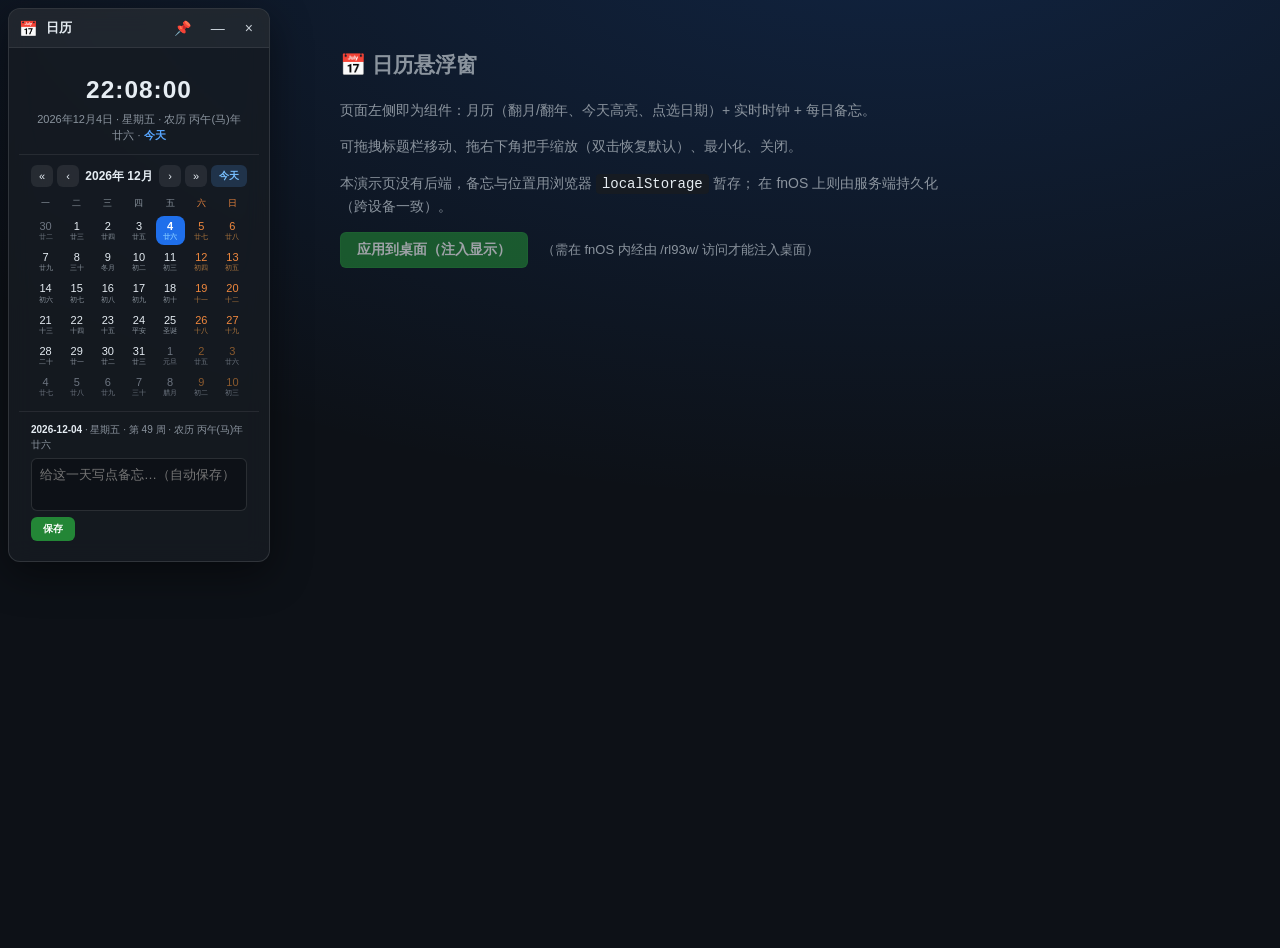
<file: fpk/app/static/calendar-widget.html>
<!DOCTYPE html>
<html lang="zh-CN">
<head>
  <meta charset="utf-8" />
  <meta name="viewport" content="width=device-width, initial-scale=1" />
  <title>日历悬浮窗 · 演示</title>
  <link rel="stylesheet" href="widget-shell.css" />
  <link rel="stylesheet" href="calendar-widget.css" />
  <style>
    body { margin: 0; min-height: 100vh;
      background: radial-gradient(1200px 600px at 70% -10%, #1f6feb33, transparent), #0d1117;
      color: #8b949e; font: 14px/1.6 -apple-system, "Segoe UI", "Microsoft YaHei", sans-serif; }
    .hint { max-width: 600px; margin: 48px auto; padding: 0 16px; }
    .hint code { background: #161b22; padding: 2px 6px; border-radius: 4px; color: #e6edf3; }
    .btn-primary { background: #238636; color: #fff; border: 1px solid #2ea04366;
      padding: 8px 16px; border-radius: 6px; cursor: pointer; font-size: 14px;
      font-weight: 600; font-family: inherit; }
    .btn-primary:hover:not(:disabled) { background: #2ea043; }
    .btn-primary:disabled { opacity: .6; cursor: default; }
    .inject-msg { margin-left: 10px; font-size: 13px; }
  </style>
</head>
<body>
  <div class="hint">
    <h2>📅 日历悬浮窗</h2>
    <p>页面左侧即为组件：月历（翻月/翻年、今天高亮、点选日期）+ 实时时钟 + 每日备忘。</p>
    <p>可拖拽标题栏移动、拖右下角把手缩放（双击恢复默认）、最小化、关闭。</p>
    <p>本演示页没有后端，备忘与位置用浏览器 <code>localStorage</code> 暂存；
       在 fnOS 上则由服务端持久化（跨设备一致）。</p>
    <p>
      <button id="injectBtn" class="btn-primary">应用到桌面（注入显示）</button>
      <span id="injectMsg" class="inject-msg"></span>
    </p>
  </div>

  <script src="lunar.js"></script>
  <script src="holiday-cn.js"></script>
  <script src="widget-shell.js"></script>
  <script src="calendar-widget.js"></script>
  <script>
    // 本页可能从根路径(/static/calendar-widget.html)或经 nginx 反代
    // (/rl93w/static/calendar-widget.html)加载，两种场景下 API 前缀不同，需自适应。
    var BASE = location.pathname.indexOf("/rl93w/") === 0 ? "/rl93w" : "";
    var injectBtn = document.getElementById("injectBtn");
    var injectMsg = document.getElementById("injectMsg");
    if (!BASE) {
      injectBtn.disabled = true;
      injectMsg.textContent = "（需在 fnOS 内经由 /rl93w/ 访问才能注入桌面）";
    }
    injectBtn.addEventListener("click", function () {
      injectBtn.disabled = true;
      injectMsg.textContent = "正在注入桌面…（会写 ng.conf.zip 并重启 nginx，请稍候）";
      fetch(BASE + "/api/inject", { method: "POST" })
        .then(function (r) {
          return r.json().catch(function () {
            return { status: "error", message: "HTTP " + r.status };
          });
        })
        .then(function (j) {
          if (j.status === "success") {
            injectMsg.textContent = "✅ 已注入桌面，刷新桌面即可看到浮层（" + (j.message || "") + "）";
          } else {
            injectMsg.textContent = "⚠ 注入失败：" + (j.message || j.status);
          }
        })
        .catch(function (e) {
          injectMsg.textContent = "❌ 请求失败：" + e.message;
        })
        .then(function () { injectBtn.disabled = false; });
    });
  </script>
</body>
</html>
</file>
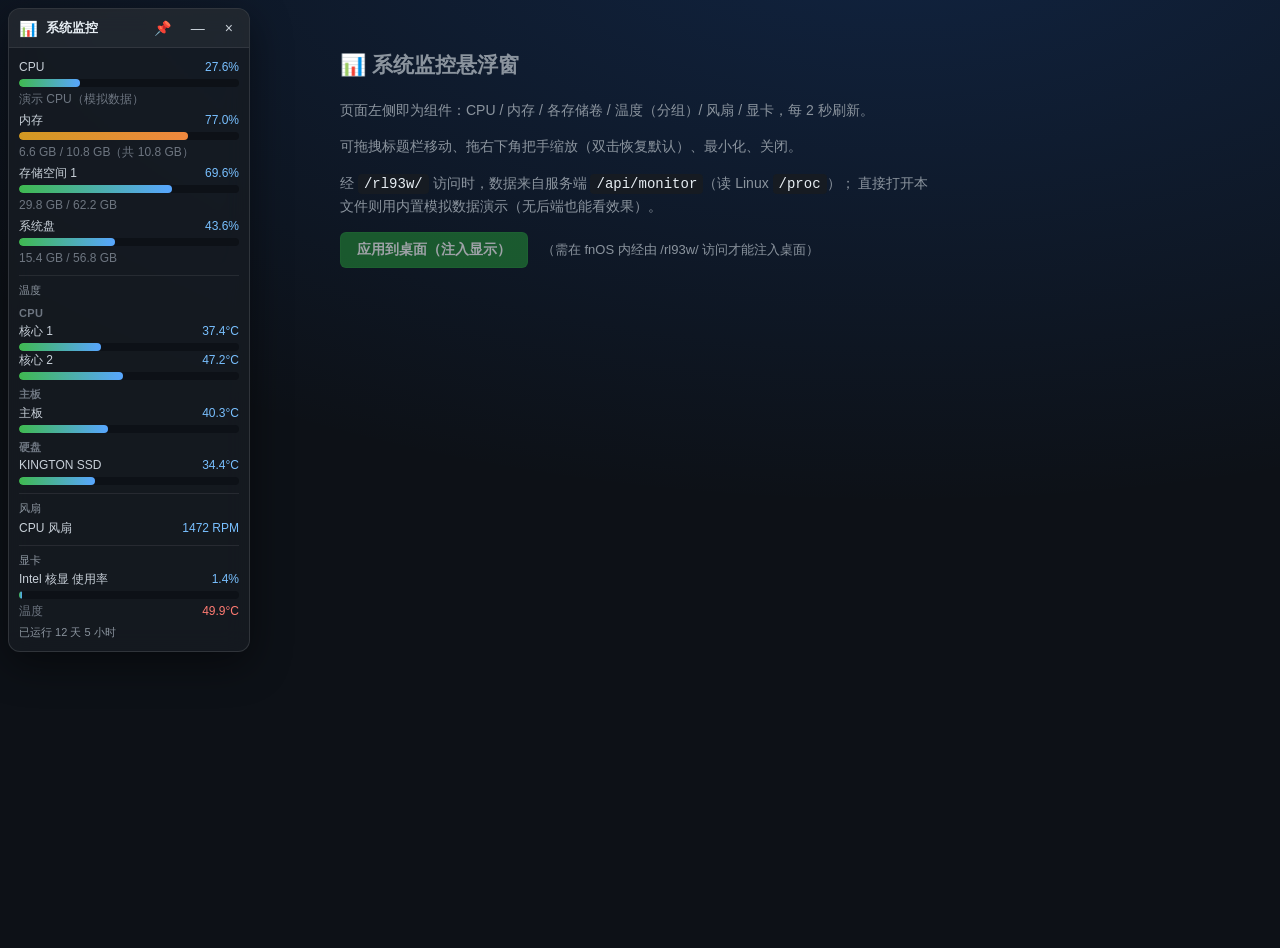
<file: fpk/app/static/monitor-widget.html>
<!DOCTYPE html>
<html lang="zh-CN">
<head>
  <meta charset="utf-8" />
  <meta name="viewport" content="width=device-width, initial-scale=1" />
  <title>系统监控悬浮窗 · 演示</title>
  <link rel="stylesheet" href="widget-shell.css" />
  <style>
    body { margin: 0; min-height: 100vh;
      background: radial-gradient(1200px 600px at 70% -10%, #1f6feb33, transparent), #0d1117;
      color: #8b949e; font: 14px/1.6 -apple-system, "Segoe UI", "Microsoft YaHei", sans-serif; }
    .hint { max-width: 600px; margin: 48px auto; padding: 0 16px; }
    .hint code { background: #161b22; padding: 2px 6px; border-radius: 4px; color: #e6edf3; }
    .btn-primary { background: #238636; color: #fff; border: 1px solid #2ea04366;
      padding: 8px 16px; border-radius: 6px; cursor: pointer; font-size: 14px;
      font-weight: 600; font-family: inherit; }
    .btn-primary:hover:not(:disabled) { background: #2ea043; }
    .btn-primary:disabled { opacity: .6; cursor: default; }
    .inject-msg { margin-left: 10px; font-size: 13px; }
  </style>
</head>
<body>
  <div class="hint">
    <h2>📊 系统监控悬浮窗</h2>
    <p>页面左侧即为组件：CPU / 内存 / 各存储卷 / 温度（分组）/ 风扇 / 显卡，每 2 秒刷新。</p>
    <p>可拖拽标题栏移动、拖右下角把手缩放（双击恢复默认）、最小化、关闭。</p>
    <p>经 <code>/rl93w/</code> 访问时，数据来自服务端 <code>/api/monitor</code>（读 Linux <code>/proc</code>）；
       直接打开本文件则用内置模拟数据演示（无后端也能看效果）。</p>
    <p>
      <button id="injectBtn" class="btn-primary">应用到桌面（注入显示）</button>
      <span id="injectMsg" class="inject-msg"></span>
    </p>
  </div>

  <!-- 阻止组件自带的自动挂载，改由本页按需挂载 -->
  <script>window.__mn_noauto = true;</script>
  <script src="widget-shell.js"></script>
  <script src="monitor-widget.js"></script>
  <script>
    // 本页可能从根路径(/static/monitor-widget.html)或经 nginx 反代
    // (/rl93w/static/monitor-widget.html)加载，两种场景下 API 前缀不同，需自适应。
    var BASE = location.pathname.indexOf("/rl93w/") === 0 ? "/rl93w" : "";

    // 无后端演示：monitorApi 支持直接传函数供数，每次调用返回带随机波动的模拟 stats
    function mockStats() {
      var r = function (a, b) { return a + Math.random() * (b - a); };
      return {
        ok: true,
        cpu: r(5, 45),
        cpu_model: "演示 CPU（模拟数据）",
        mem: { percent: r(40, 85), used: r(4e9, 8e9), total: 11.6e9 },
        disks: [
          { path: "/vol1", percent: r(30, 70), used: r(3e10, 6e10), total: 6.68e10 },
          { path: "/", percent: r(20, 50), used: r(1e10, 3e10), total: 6.1e10 }
        ],
        temps: [
          { group: "CPU", name: "核心 1", temp: r(35, 65) },
          { group: "CPU", name: "核心 2", temp: r(35, 65) },
          { group: "主板", name: "主板", temp: r(30, 45) },
          { group: "硬盘", name: "KINGTON SSD", temp: r(30, 45) }
        ],
        fans: [{ name: "CPU 风扇", rpm: Math.round(r(800, 1800)) }],
        gpus: [{ name: "Intel 核显", usage: r(0, 15), temp: r(40, 55) }],
        uptime: 12 * 86400 + 5 * 3600 + 1234
      };
    }

    MonitorWidget.mount({
      settingsApi: BASE ? BASE + "/api/monitor_settings" : null,
      monitorApi: BASE ? BASE + "/api/monitor" : mockStats
    });

    var injectBtn = document.getElementById("injectBtn");
    var injectMsg = document.getElementById("injectMsg");
    if (!BASE) {
      injectBtn.disabled = true;
      injectMsg.textContent = "（需在 fnOS 内经由 /rl93w/ 访问才能注入桌面）";
    }
    injectBtn.addEventListener("click", function () {
      injectBtn.disabled = true;
      injectMsg.textContent = "正在注入桌面…（会写 ng.conf.zip 并重启 nginx，请稍候）";
      fetch(BASE + "/api/inject", { method: "POST" })
        .then(function (r) {
          return r.json().catch(function () {
            return { status: "error", message: "HTTP " + r.status };
          });
        })
        .then(function (j) {
          if (j.status === "success") {
            injectMsg.textContent = "✅ 已注入桌面，刷新桌面即可看到浮层（" + (j.message || "") + "）";
          } else {
            injectMsg.textContent = "⚠ 注入失败：" + (j.message || j.status);
          }
        })
        .catch(function (e) {
          injectMsg.textContent = "❌ 请求失败：" + e.message;
        })
        .then(function () { injectBtn.disabled = false; });
    });
  </script>
</body>
</html>
</file>
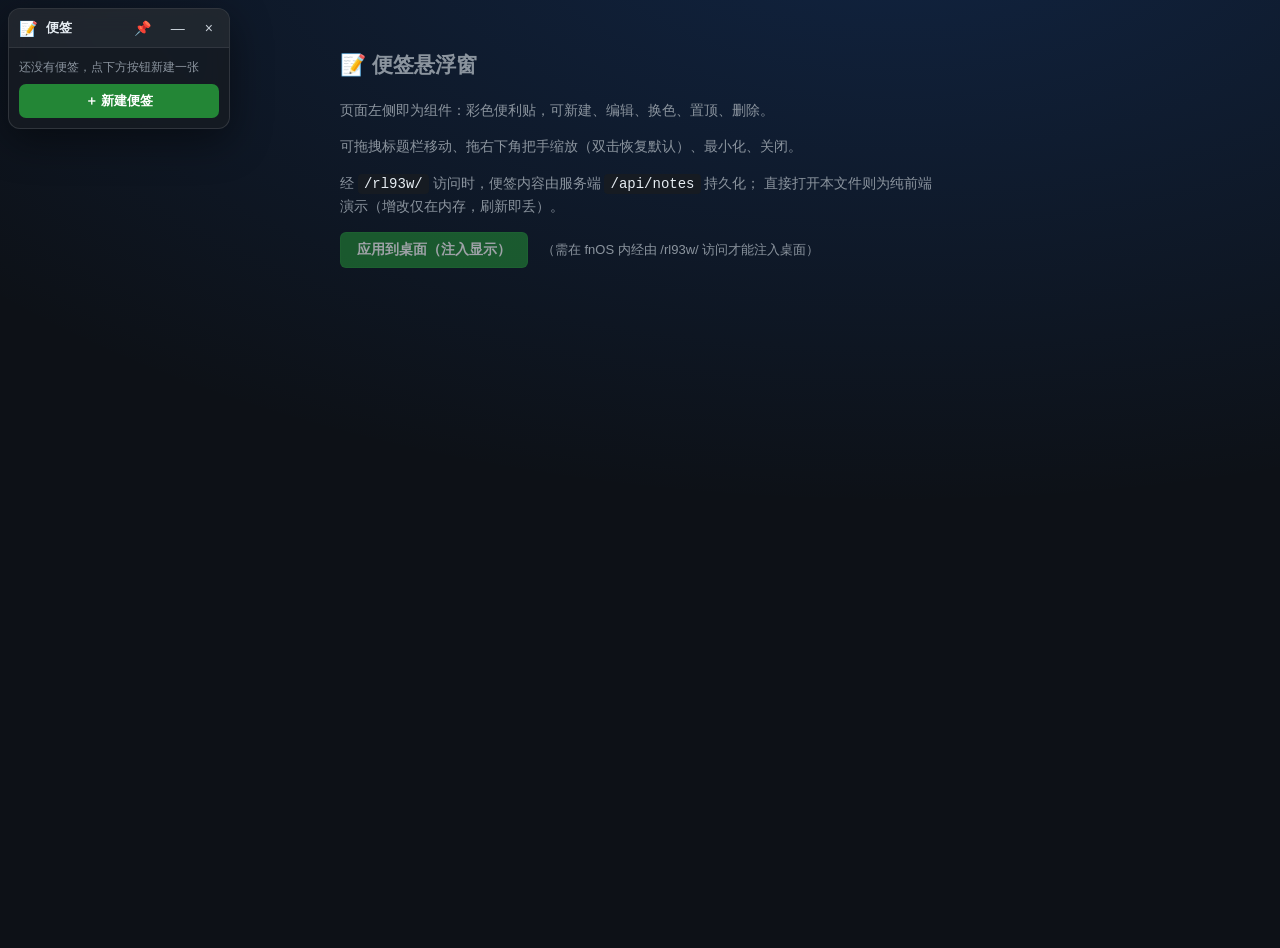
<file: fpk/app/static/notes-widget.html>
<!DOCTYPE html>
<html lang="zh-CN">
<head>
  <meta charset="utf-8" />
  <meta name="viewport" content="width=device-width, initial-scale=1" />
  <title>便签悬浮窗 · 演示</title>
  <link rel="stylesheet" href="widget-shell.css" />
  <style>
    body { margin: 0; min-height: 100vh;
      background: radial-gradient(1200px 600px at 70% -10%, #1f6feb33, transparent), #0d1117;
      color: #8b949e; font: 14px/1.6 -apple-system, "Segoe UI", "Microsoft YaHei", sans-serif; }
    .hint { max-width: 600px; margin: 48px auto; padding: 0 16px; }
    .hint code { background: #161b22; padding: 2px 6px; border-radius: 4px; color: #e6edf3; }
    .btn-primary { background: #238636; color: #fff; border: 1px solid #2ea04366;
      padding: 8px 16px; border-radius: 6px; cursor: pointer; font-size: 14px;
      font-weight: 600; font-family: inherit; }
    .btn-primary:hover:not(:disabled) { background: #2ea043; }
    .btn-primary:disabled { opacity: .6; cursor: default; }
    .inject-msg { margin-left: 10px; font-size: 13px; }
  </style>
</head>
<body>
  <div class="hint">
    <h2>📝 便签悬浮窗</h2>
    <p>页面左侧即为组件：彩色便利贴，可新建、编辑、换色、置顶、删除。</p>
    <p>可拖拽标题栏移动、拖右下角把手缩放（双击恢复默认）、最小化、关闭。</p>
    <p>经 <code>/rl93w/</code> 访问时，便签内容由服务端 <code>/api/notes</code> 持久化；
       直接打开本文件则为纯前端演示（增改仅在内存，刷新即丢）。</p>
    <p>
      <button id="injectBtn" class="btn-primary">应用到桌面（注入显示）</button>
      <span id="injectMsg" class="inject-msg"></span>
    </p>
  </div>

  <!-- 阻止组件自带的自动挂载，改由本页按需挂载 -->
  <script>window.__nt_noauto = true;</script>
  <script src="widget-shell.js"></script>
  <script src="notes-widget.js"></script>
  <script>
    // 本页可能从根路径(/static/notes-widget.html)或经 nginx 反代
    // (/rl93w/static/notes-widget.html)加载，两种场景下 API 前缀不同，需自适应。
    var BASE = location.pathname.indexOf("/rl93w/") === 0 ? "/rl93w" : "";
    NotesWidget.mount({
      settingsApi: BASE ? BASE + "/api/notes_settings" : null,
      notesApi: BASE ? BASE + "/api/notes" : null
    });

    var injectBtn = document.getElementById("injectBtn");
    var injectMsg = document.getElementById("injectMsg");
    if (!BASE) {
      injectBtn.disabled = true;
      injectMsg.textContent = "（需在 fnOS 内经由 /rl93w/ 访问才能注入桌面）";
    }
    injectBtn.addEventListener("click", function () {
      injectBtn.disabled = true;
      injectMsg.textContent = "正在注入桌面…（会写 ng.conf.zip 并重启 nginx，请稍候）";
      fetch(BASE + "/api/inject", { method: "POST" })
        .then(function (r) {
          return r.json().catch(function () {
            return { status: "error", message: "HTTP " + r.status };
          });
        })
        .then(function (j) {
          if (j.status === "success") {
            injectMsg.textContent = "✅ 已注入桌面，刷新桌面即可看到浮层（" + (j.message || "") + "）";
          } else {
            injectMsg.textContent = "⚠ 注入失败：" + (j.message || j.status);
          }
        })
        .catch(function (e) {
          injectMsg.textContent = "❌ 请求失败：" + e.message;
        })
        .then(function () { injectBtn.disabled = false; });
    });
  </script>
</body>
</html>
</file>
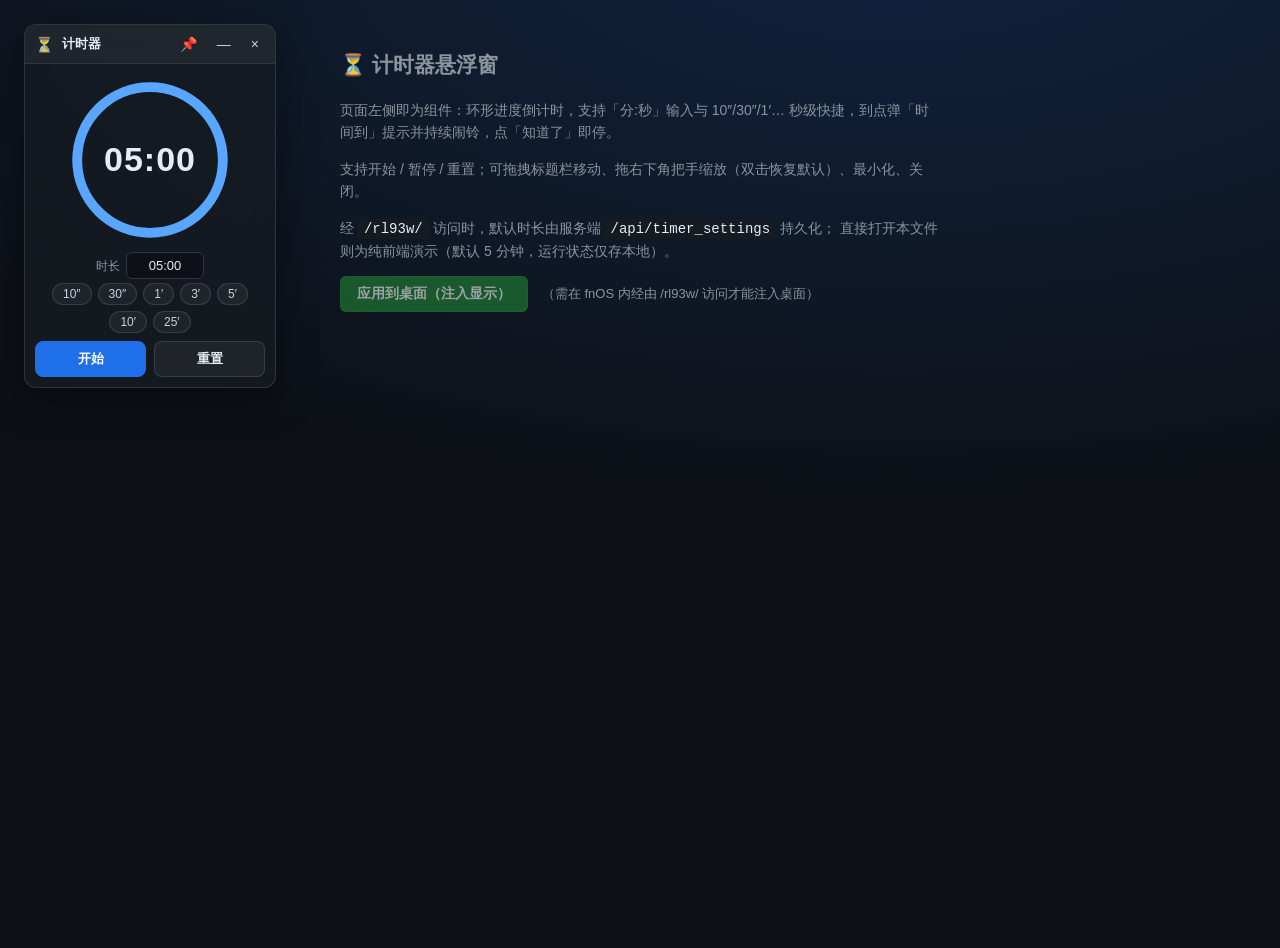
<file: fpk/app/static/timer-widget.html>
<!DOCTYPE html>
<html lang="zh-CN">
<head>
  <meta charset="utf-8" />
  <meta name="viewport" content="width=device-width, initial-scale=1" />
  <title>计时器悬浮窗 · 演示</title>
  <link rel="stylesheet" href="widget-shell.css" />
  <style>
    body { margin: 0; min-height: 100vh;
      background: radial-gradient(1200px 600px at 70% -10%, #1f6feb33, transparent), #0d1117;
      color: #8b949e; font: 14px/1.6 -apple-system, "Segoe UI", "Microsoft YaHei", sans-serif; }
    .hint { max-width: 600px; margin: 48px auto; padding: 0 16px; }
    .hint code { background: #161b22; padding: 2px 6px; border-radius: 4px; color: #e6edf3; }
    .btn-primary { background: #238636; color: #fff; border: 1px solid #2ea04366;
      padding: 8px 16px; border-radius: 6px; cursor: pointer; font-size: 14px;
      font-weight: 600; font-family: inherit; }
    .btn-primary:hover:not(:disabled) { background: #2ea043; }
    .btn-primary:disabled { opacity: .6; cursor: default; }
    .inject-msg { margin-left: 10px; font-size: 13px; }
  </style>
</head>
<body>
  <div class="hint">
    <h2>⏳ 计时器悬浮窗</h2>
    <p>页面左侧即为组件：环形进度倒计时，支持「分:秒」输入与 10″/30″/1′… 秒级快捷，到点弹「时间到」提示并持续闹铃，点「知道了」即停。</p>
    <p>支持开始 / 暂停 / 重置；可拖拽标题栏移动、拖右下角把手缩放（双击恢复默认）、最小化、关闭。</p>
    <p>经 <code>/rl93w/</code> 访问时，默认时长由服务端 <code>/api/timer_settings</code> 持久化；
       直接打开本文件则为纯前端演示（默认 5 分钟，运行状态仅存本地）。</p>
    <p>
      <button id="injectBtn" class="btn-primary">应用到桌面（注入显示）</button>
      <span id="injectMsg" class="inject-msg"></span>
    </p>
  </div>

  <!-- 阻止组件自带的自动挂载，改由本页按需挂载 -->
  <script>window.__tm_noauto = true;</script>
  <script src="widget-shell.js"></script>
  <script src="timer-widget.js"></script>
  <script>
    // 本页可能从根路径(/static/timer-widget.html)或经 nginx 反代
    // (/rl93w/static/timer-widget.html)加载，两种场景下 API 前缀不同，需自适应。
    var BASE = location.pathname.indexOf("/rl93w/") === 0 ? "/rl93w" : "";
    TimerWidget.mount({
      settingsApi: BASE ? BASE + "/api/timer_settings" : null,
      // 纯本地演示无后端时给一个默认 5 分钟，避免空面板
      preset: BASE ? null : 300
    });

    var injectBtn = document.getElementById("injectBtn");
    var injectMsg = document.getElementById("injectMsg");
    if (!BASE) {
      injectBtn.disabled = true;
      injectMsg.textContent = "（需在 fnOS 内经由 /rl93w/ 访问才能注入桌面）";
    }
    injectBtn.addEventListener("click", function () {
      injectBtn.disabled = true;
      injectMsg.textContent = "正在注入桌面…（会写 ng.conf.zip 并重启 nginx，请稍候）";
      fetch(BASE + "/api/inject", { method: "POST" })
        .then(function (r) {
          return r.json().catch(function () {
            return { status: "error", message: "HTTP " + r.status };
          });
        })
        .then(function (j) {
          if (j.status === "success") {
            injectMsg.textContent = "✅ 已注入桌面，刷新桌面即可看到浮层（" + (j.message || "") + "）";
          } else {
            injectMsg.textContent = "⚠ 注入失败：" + (j.message || j.message);
          }
        })
        .catch(function (e) {
          injectMsg.textContent = "❌ 请求失败：" + e.message;
        })
        .then(function () { injectBtn.disabled = false; });
    });
  </script>
</body>
</html>
</file>
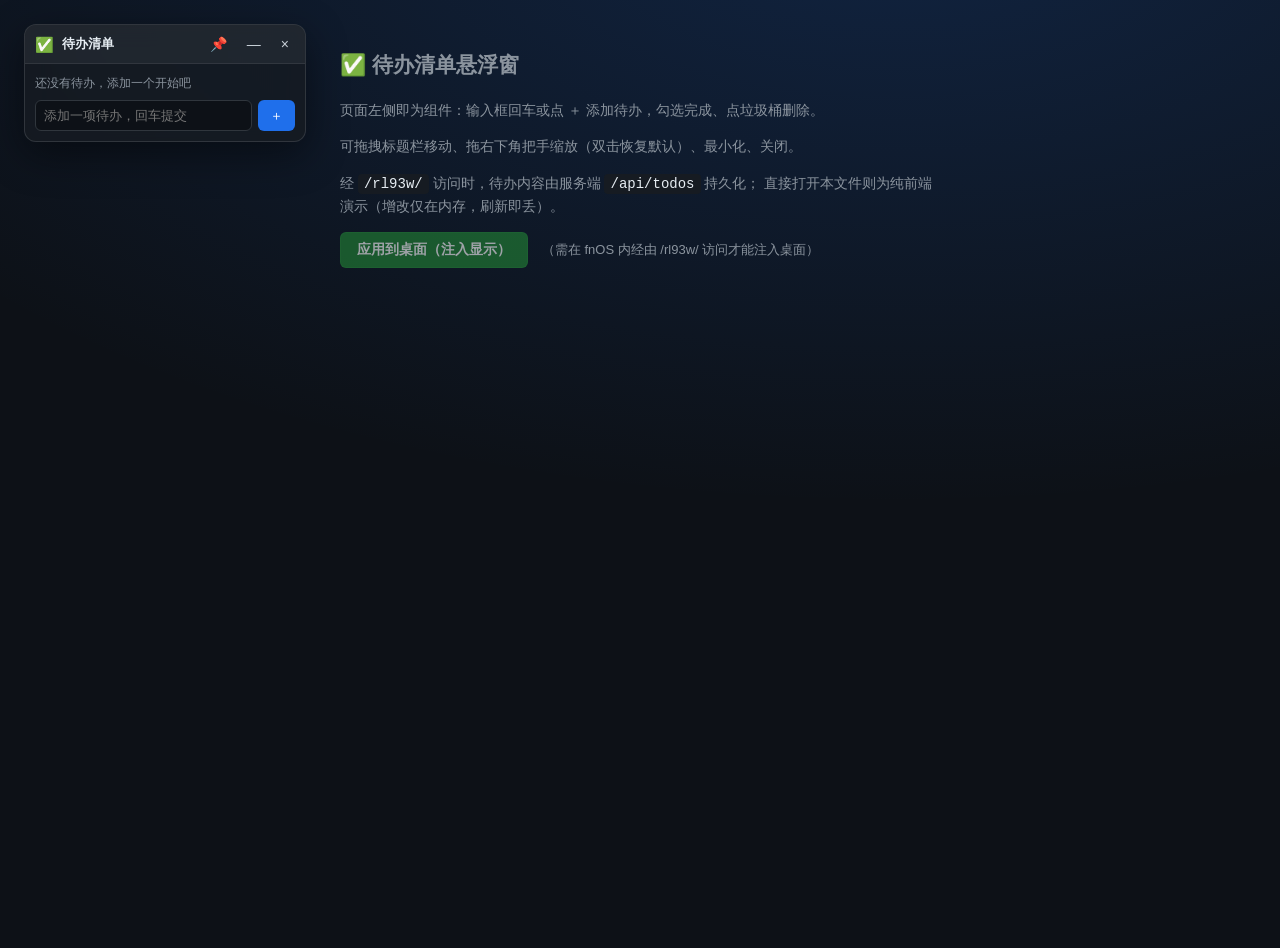
<file: fpk/app/static/todo-widget.html>
<!DOCTYPE html>
<html lang="zh-CN">
<head>
  <meta charset="utf-8" />
  <meta name="viewport" content="width=device-width, initial-scale=1" />
  <title>待办清单悬浮窗 · 演示</title>
  <link rel="stylesheet" href="widget-shell.css" />
  <style>
    body { margin: 0; min-height: 100vh;
      background: radial-gradient(1200px 600px at 70% -10%, #1f6feb33, transparent), #0d1117;
      color: #8b949e; font: 14px/1.6 -apple-system, "Segoe UI", "Microsoft YaHei", sans-serif; }
    .hint { max-width: 600px; margin: 48px auto; padding: 0 16px; }
    .hint code { background: #161b22; padding: 2px 6px; border-radius: 4px; color: #e6edf3; }
    .btn-primary { background: #238636; color: #fff; border: 1px solid #2ea04366;
      padding: 8px 16px; border-radius: 6px; cursor: pointer; font-size: 14px;
      font-weight: 600; font-family: inherit; }
    .btn-primary:hover:not(:disabled) { background: #2ea043; }
    .btn-primary:disabled { opacity: .6; cursor: default; }
    .inject-msg { margin-left: 10px; font-size: 13px; }
  </style>
</head>
<body>
  <div class="hint">
    <h2>✅ 待办清单悬浮窗</h2>
    <p>页面左侧即为组件：输入框回车或点 ＋ 添加待办，勾选完成、点垃圾桶删除。</p>
    <p>可拖拽标题栏移动、拖右下角把手缩放（双击恢复默认）、最小化、关闭。</p>
    <p>经 <code>/rl93w/</code> 访问时，待办内容由服务端 <code>/api/todos</code> 持久化；
       直接打开本文件则为纯前端演示（增改仅在内存，刷新即丢）。</p>
    <p>
      <button id="injectBtn" class="btn-primary">应用到桌面（注入显示）</button>
      <span id="injectMsg" class="inject-msg"></span>
    </p>
  </div>

  <!-- 阻止组件自带的自动挂载，改由本页按需挂载 -->
  <script>window.__td_noauto = true;</script>
  <script src="widget-shell.js"></script>
  <script src="todo-widget.js"></script>
  <script>
    // 本页可能从根路径(/static/todo-widget.html)或经 nginx 反代
    // (/rl93w/static/todo-widget.html)加载，两种场景下 API 前缀不同，需自适应。
    var BASE = location.pathname.indexOf("/rl93w/") === 0 ? "/rl93w" : "";
    TodoWidget.mount({
      settingsApi: BASE ? BASE + "/api/todo_settings" : null,
      todosApi: BASE ? BASE + "/api/todos" : null
    });

    var injectBtn = document.getElementById("injectBtn");
    var injectMsg = document.getElementById("injectMsg");
    if (!BASE) {
      injectBtn.disabled = true;
      injectMsg.textContent = "（需在 fnOS 内经由 /rl93w/ 访问才能注入桌面）";
    }
    injectBtn.addEventListener("click", function () {
      injectBtn.disabled = true;
      injectMsg.textContent = "正在注入桌面…（会写 ng.conf.zip 并重启 nginx，请稍候）";
      fetch(BASE + "/api/inject", { method: "POST" })
        .then(function (r) {
          return r.json().catch(function () {
            return { status: "error", message: "HTTP " + r.status };
          });
        })
        .then(function (j) {
          if (j.status === "success") {
            injectMsg.textContent = "✅ 已注入桌面，刷新桌面即可看到浮层（" + (j.message || "") + "）";
          } else {
            injectMsg.textContent = "⚠ 注入失败：" + (j.message || j.status);
          }
        })
        .catch(function (e) {
          injectMsg.textContent = "❌ 请求失败：" + e.message;
        })
        .then(function () { injectBtn.disabled = false; });
    });
  </script>
</body>
</html>
</file>
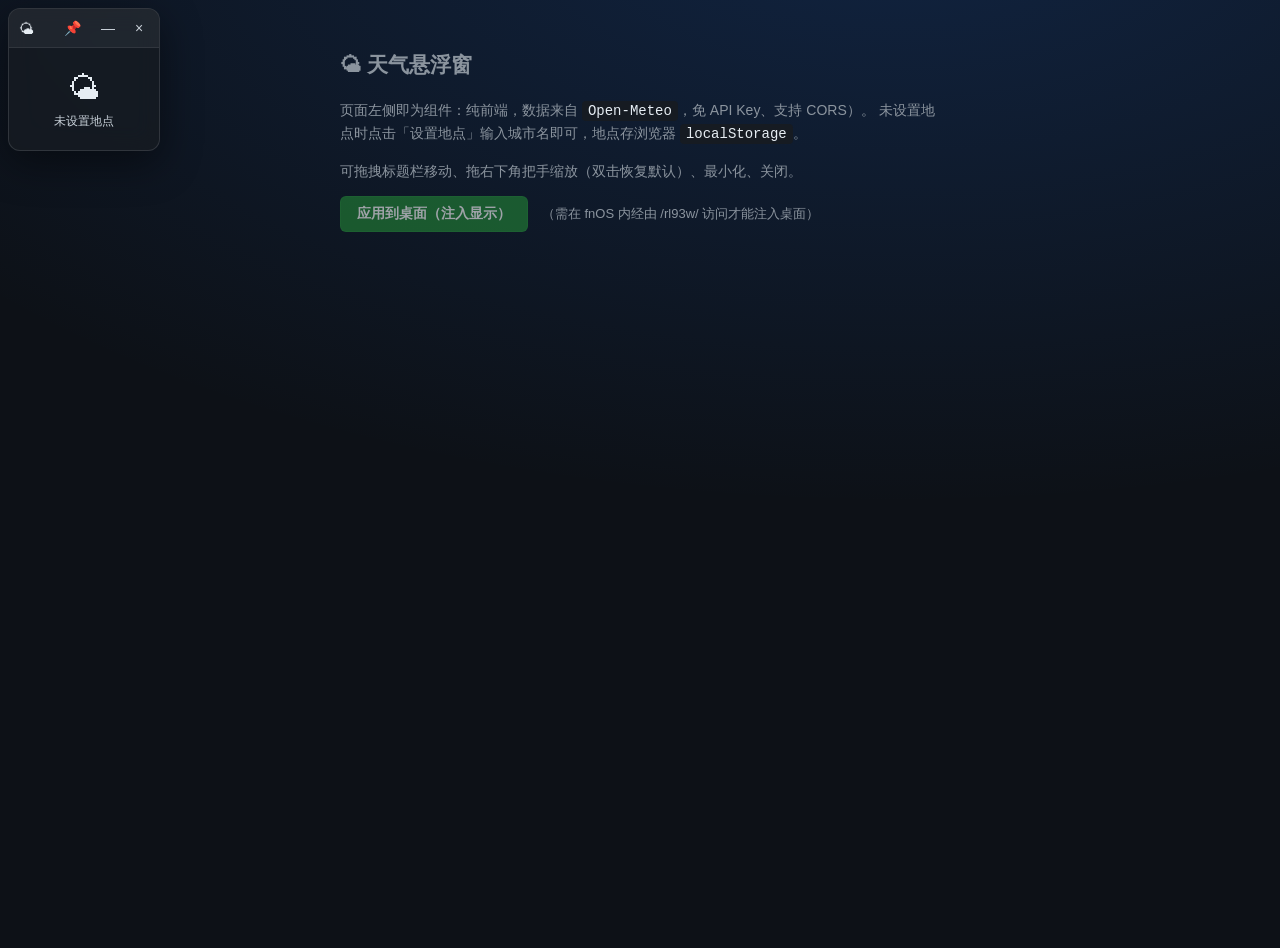
<file: fpk/app/static/weather-widget.html>
<!DOCTYPE html>
<html lang="zh-CN">
<head>
  <meta charset="utf-8" />
  <meta name="viewport" content="width=device-width, initial-scale=1" />
  <title>天气悬浮窗 · 演示</title>
  <link rel="stylesheet" href="widget-shell.css" />
  <link rel="stylesheet" href="weather-widget.css" />
  <style>
    body { margin: 0; min-height: 100vh;
      background: radial-gradient(1200px 600px at 70% -10%, #1f6feb33, transparent), #0d1117;
      color: #8b949e; font: 14px/1.6 -apple-system, "Segoe UI", "Microsoft YaHei", sans-serif; }
    .hint { max-width: 600px; margin: 48px auto; padding: 0 16px; }
    .hint code { background: #161b22; padding: 2px 6px; border-radius: 4px; color: #e6edf3; }
    .btn-primary { background: #238636; color: #fff; border: 1px solid #2ea04366;
      padding: 8px 16px; border-radius: 6px; cursor: pointer; font-size: 14px;
      font-weight: 600; font-family: inherit; }
    .btn-primary:hover:not(:disabled) { background: #2ea043; }
    .btn-primary:disabled { opacity: .6; cursor: default; }
    .inject-msg { margin-left: 10px; font-size: 13px; }
  </style>
</head>
<body>
  <div class="hint">
    <h2>🌤 天气悬浮窗</h2>
    <p>页面左侧即为组件：纯前端，数据来自 <code>Open-Meteo</code>，免 API Key、支持 CORS）。
       未设置地点时点击「设置地点」输入城市名即可，地点存浏览器 <code>localStorage</code>。</p>
    <p>可拖拽标题栏移动、拖右下角把手缩放（双击恢复默认）、最小化、关闭。</p>
    <p>
      <button id="injectBtn" class="btn-primary">应用到桌面（注入显示）</button>
      <span id="injectMsg" class="inject-msg"></span>
    </p>
  </div>

  <script src="widget-shell.js"></script>
  <script src="weather-widget.js"></script>
  <script>
    var BASE = location.pathname.indexOf("/rl93w/") === 0 ? "/rl93w" : "";
    var injectBtn = document.getElementById("injectBtn");
    var injectMsg = document.getElementById("injectMsg");
    if (!BASE) {
      injectBtn.disabled = true;
      injectMsg.textContent = "（需在 fnOS 内经由 /rl93w/ 访问才能注入桌面）";
    }
    injectBtn.addEventListener("click", function () {
      injectBtn.disabled = true;
      injectMsg.textContent = "正在注入桌面…（会写 ng.conf.zip 并重启 nginx，请稍候）";
      fetch(BASE + "/api/inject", { method: "POST" })
        .then(function (r) {
          return r.json().catch(function () {
            return { status: "error", message: "HTTP " + r.status };
          });
        })
        .then(function (j) {
          if (j.status === "success") {
            injectMsg.textContent = "✅ 已注入桌面，刷新桌面即可看到浮层（" + (j.message || "") + "）";
          } else {
            injectMsg.textContent = "⚠ 注入失败：" + (j.message || j.status);
          }
        })
        .catch(function (e) {
          injectMsg.textContent = "❌ 请求失败：" + e.message;
        })
        .then(function () { injectBtn.disabled = false; });
    });
  </script>
</body>
</html>
</file>
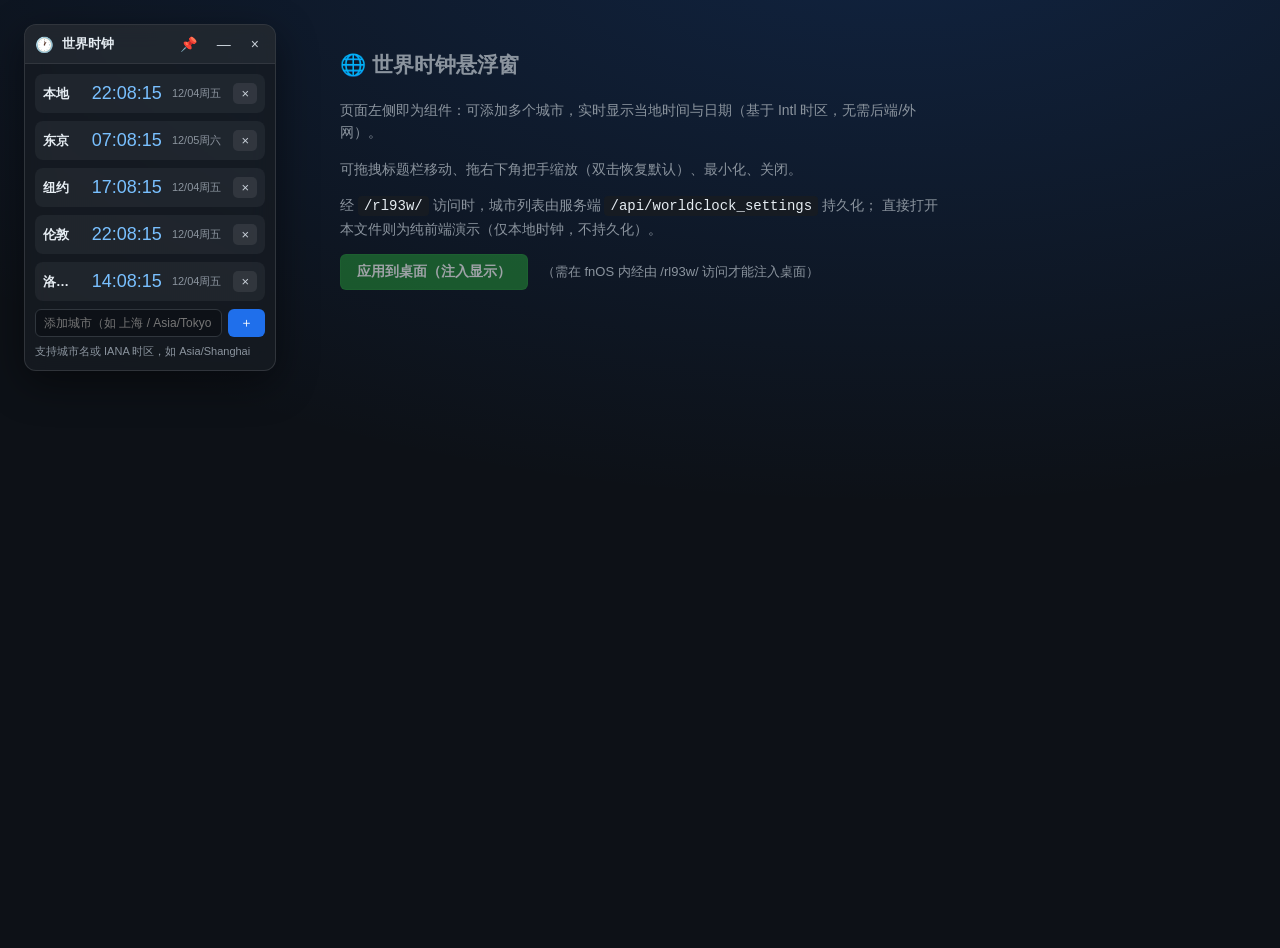
<file: fpk/app/static/worldclock-widget.html>
<!DOCTYPE html>
<html lang="zh-CN">
<head>
  <meta charset="utf-8" />
  <meta name="viewport" content="width=device-width, initial-scale=1" />
  <title>世界时钟悬浮窗 · 演示</title>
  <link rel="stylesheet" href="widget-shell.css" />
  <style>
    body { margin: 0; min-height: 100vh;
      background: radial-gradient(1200px 600px at 70% -10%, #1f6feb33, transparent), #0d1117;
      color: #8b949e; font: 14px/1.6 -apple-system, "Segoe UI", "Microsoft YaHei", sans-serif; }
    .hint { max-width: 600px; margin: 48px auto; padding: 0 16px; }
    .hint code { background: #161b22; padding: 2px 6px; border-radius: 4px; color: #e6edf3; }
    .btn-primary { background: #238636; color: #fff; border: 1px solid #2ea04366;
      padding: 8px 16px; border-radius: 6px; cursor: pointer; font-size: 14px;
      font-weight: 600; font-family: inherit; }
    .btn-primary:hover:not(:disabled) { background: #2ea043; }
    .btn-primary:disabled { opacity: .6; cursor: default; }
    .inject-msg { margin-left: 10px; font-size: 13px; }
  </style>
</head>
<body>
  <div class="hint">
    <h2>🌐 世界时钟悬浮窗</h2>
    <p>页面左侧即为组件：可添加多个城市，实时显示当地时间与日期（基于 Intl 时区，无需后端/外网）。</p>
    <p>可拖拽标题栏移动、拖右下角把手缩放（双击恢复默认）、最小化、关闭。</p>
    <p>经 <code>/rl93w/</code> 访问时，城市列表由服务端 <code>/api/worldclock_settings</code> 持久化；
       直接打开本文件则为纯前端演示（仅本地时钟，不持久化）。</p>
    <p>
      <button id="injectBtn" class="btn-primary">应用到桌面（注入显示）</button>
      <span id="injectMsg" class="inject-msg"></span>
    </p>
  </div>

  <!-- 阻止组件自带的自动挂载，改由本页按需挂载 -->
  <script>window.__wc_noauto = true;</script>
  <script src="widget-shell.js"></script>
  <script src="worldclock-widget.js"></script>
  <script>
    // 本页可能从根路径(/static/worldclock-widget.html)或经 nginx 反代
    // (/rl93w/static/worldclock-widget.html)加载，两种场景下 API 前缀不同，需自适应。
    var BASE = location.pathname.indexOf("/rl93w/") === 0 ? "/rl93w" : "";
    WorldClockWidget.mount({
      settingsApi: BASE ? BASE + "/api/worldclock_settings" : null,
      // 纯本地演示无后端时给几个常用时区，避免空面板
      cities: BASE ? null : [{ name: "本地", tz: "" }, { name: "东京", tz: "Asia/Tokyo" },
        { name: "纽约", tz: "America/New_York" }, { name: "伦敦", tz: "Europe/London" },
        { name: "洛杉矶", tz: "America/Los_Angeles" }]
    });

    var injectBtn = document.getElementById("injectBtn");
    var injectMsg = document.getElementById("injectMsg");
    if (!BASE) {
      injectBtn.disabled = true;
      injectMsg.textContent = "（需在 fnOS 内经由 /rl93w/ 访问才能注入桌面）";
    }
    injectBtn.addEventListener("click", function () {
      injectBtn.disabled = true;
      injectMsg.textContent = "正在注入桌面…（会写 ng.conf.zip 并重启 nginx，请稍候）";
      fetch(BASE + "/api/inject", { method: "POST" })
        .then(function (r) {
          return r.json().catch(function () {
            return { status: "error", message: "HTTP " + r.status };
          });
        })
        .then(function (j) {
          if (j.status === "success") {
            injectMsg.textContent = "✅ 已注入桌面，刷新桌面即可看到浮层（" + (j.message || "") + "）";
          } else {
            injectMsg.textContent = "⚠ 注入失败：" + (j.message || j.status);
          }
        })
        .catch(function (e) {
          injectMsg.textContent = "❌ 请求失败：" + e.message;
        })
        .then(function () { injectBtn.disabled = false; });
    });
  </script>
</body>
</html>
</file>
<file: fpk/app/static/widget-shell.css>
/* ============================================================================
 * 通用浮层外壳样式（新增小组件：世界时钟 / 便签 / 待办 / 系统监控 共用）
 * 视觉风格与现有 dir/calendar/weather 浮层保持一致。
 * 主题：:root 为夜间（默认值=旧配色，保证不回退）；[data-theme="light"] 覆盖为日间；
 *       theme=system 时由 JS 按 prefers-color-scheme 解析成 light/dark。
 * 全部颜色走 CSS 变量，旧三组件 CSS 也引用同一组变量，改主题只需切 data-theme。
 * ========================================================================== */

/* ---------- 主题变量（夜间默认值） ---------- */
:root {
  --rl-bg: rgba(22, 27, 34, .82);          /* 毛玻璃卡片底 */
  --rl-fg: #e6edf3;                         /* 主文字 */
  --rl-title: #e6edf3;                      /* 标题栏文字 */
  --rl-subtle: #c9d1d9;                     /* 次级文字（按钮等） */
  --rl-muted: #8b949e;                      /* 弱化文字 */
  --rl-muted2: #6e7681;                     /* 更弱文字 */
  --rl-surface: rgba(255, 255, 255, .05);   /* 浅表面（行/块底） */
  --rl-surface-2: rgba(255, 255, 255, .08); /* 表面/细分隔线 */
  --rl-surface-3: rgba(255, 255, 255, .12); /* 强表面（固定栏） */
  --rl-surface-hover: rgba(255, 255, 255, .18); /* 悬停表面 */
  --rl-border: rgba(255, 255, 255, .10);    /* 边框 */
  --rl-border-2: rgba(255, 255, 255, .12);  /* 边框（输入框） */
  --rl-border-3: rgba(255, 255, 255, .08);  /* 细分隔线 */
  --rl-input-bg: #0d1117;                   /* 输入框底 */
  --rl-input-border: #30363d;               /* 输入框边框 */
  --rl-sticky-bg: rgba(22, 27, 34, .98);    /* 吸顶/浮层底（表格头、提示条） */
  --rl-accent: #79c0ff;                     /* 蓝强调（时间/链接高亮） */
  --rl-link: #58a6ff;                       /* 链接蓝 */
  --rl-danger: #f85149;                     /* 危险红 */
  --rl-danger-bg: rgba(248, 81, 73, .2);    /* 危险红底（悬停） */
  --rl-danger-bg2: rgba(248, 81, 73, .15);  /* 危险红底（淡） */
  --rl-scroll: rgba(139, 148, 158, .45);    /* 滚动条 */
}

/* ---------- 主题变量（日间覆盖） ---------- */
[data-theme="light"] {
  --rl-bg: rgba(255, 255, 255, .80);
  --rl-fg: #1f2328;
  --rl-title: #1f2328;
  --rl-subtle: #424a53;
  --rl-muted: #656d76;
  --rl-muted2: #57606a;
  --rl-surface: rgba(0, 0, 0, .04);
  --rl-surface-2: rgba(0, 0, 0, .06);
  --rl-surface-3: rgba(0, 0, 0, .08);
  --rl-surface-hover: rgba(0, 0, 0, .10);
  --rl-border: rgba(0, 0, 0, .12);
  --rl-border-2: rgba(0, 0, 0, .14);
  --rl-border-3: rgba(0, 0, 0, .08);
  --rl-input-bg: #ffffff;
  --rl-input-border: #d0d7de;
  --rl-sticky-bg: rgba(246, 248, 250, .98);
  --rl-accent: #0969da;
  --rl-link: #0969da;
  --rl-danger: #cf222e;
  --rl-danger-bg: rgba(207, 34, 46, .12);
  --rl-danger-bg2: rgba(207, 34, 46, .10);
  --rl-scroll: rgba(120, 120, 120, .5);
}

/* ---------- 外壳 ---------- */
.rl-root {
  position: fixed; z-index: 1; display: flex; flex-direction: column; overflow: hidden;
  /* 与目录/日历/天气浮层统一的毛玻璃规格：见 dir-widget.css 注释 */
  background: var(--rl-bg); color: var(--rl-fg);
  border: 1px solid var(--rl-border-2); border-radius: 12px;
  box-shadow: 0 12px 40px rgba(0, 0, 0, .45);
  backdrop-filter: blur(12px) saturate(140%); -webkit-backdrop-filter: blur(12px) saturate(140%);
  font: 13px/1.5 -apple-system, "Segoe UI", "Microsoft YaHei", sans-serif;
  max-height: 90vh;
}
.rl-bar, .rl-minbar {
  display: flex; align-items: center; gap: 8px; padding: 8px 10px;
  background: var(--rl-surface); border-bottom: 1px solid var(--rl-border-3); user-select: none;
}
.rl-bar { cursor: move; }
.rl-minbar { cursor: move; }
.rl-grip { font-size: 15px; line-height: 1; }
.rl-title { font-weight: 600; font-size: 13px; color: var(--rl-title); white-space: nowrap; overflow: hidden; text-overflow: ellipsis; }
.rl-spacer { flex: 1; }
.rl-bar button, .rl-minbar button {
  cursor: pointer; border: none; background: transparent; color: var(--rl-subtle);
  font-size: 14px; line-height: 1; padding: 4px 6px; border-radius: 6px;
}
.rl-bar button:hover, .rl-minbar button:hover { background: var(--rl-surface-2); color: var(--rl-fg); }
.rl-pin.rl-active { color: #f0c674; }
.rl-body { padding: 10px; overflow: auto; position: relative; min-height: 0; flex: 1 1 auto; }
/* 深色/浅色都走变量化滚动条：内容超长（如监控的温度列表）时不露浏览器默认亮灰条 */
.rl-body { scrollbar-width: thin; scrollbar-color: var(--rl-scroll) transparent; }
.rl-body::-webkit-scrollbar { width: 10px; height: 10px; }
.rl-body::-webkit-scrollbar-track { background: transparent; }
.rl-body::-webkit-scrollbar-thumb {
  background: var(--rl-scroll);
  background-clip: content-box;   /* 两边留 2px 透明边，不顶满 */
  border: 2px solid transparent;
  border-radius: 6px;
}
.rl-body::-webkit-scrollbar-thumb:hover { background-color: var(--rl-scroll); }
.rl-body::-webkit-scrollbar-corner { background: transparent; }
.rl-rsz { position: absolute; right: 0; bottom: 0; width: 14px; height: 14px; cursor: nwse-resize; }
/* 最小化：高度塌成标题栏。min-height 必须一并清零——各组件在自己的 CSS 里
   给根节点设了 min-height（如 #cw-root 320px / #dw-root 140px），
   只设 height:auto 压不过它，会留下一块空白毛玻璃盒 */
.rl-root.rl-min { height: auto !important; min-height: 0 !important; }
.rl-root.rl-min .rl-body, .rl-root.rl-min .rl-rsz { display: none; }
.rl-root.rl-pinned .rl-rsz { display: none; }
.rl-root.rl-pinned .rl-bar { background: var(--rl-surface-3); }

/* ---------- 世界时钟 ---------- */
.wc-list { display: flex; flex-direction: column; gap: 8px; }
.wc-row { display: flex; align-items: center; gap: 10px; padding: 6px 8px; border-radius: 8px; background: var(--rl-surface); flex-wrap: nowrap; }
.wc-row .wc-name { font-weight: 600; flex: 1 1 auto; min-width: 0; color: var(--rl-fg); white-space: nowrap; overflow: hidden; text-overflow: ellipsis; }
.wc-row .wc-time { font-size: 18px; font-variant-numeric: tabular-nums; color: var(--rl-accent); white-space: nowrap; flex: none; }
.wc-row .wc-date { font-size: 11px; color: var(--rl-muted); white-space: nowrap; flex: none; }
.wc-row .wc-del { margin-left: 2px; flex: none; line-height: 1; border: none; background: var(--rl-surface-2); color: var(--rl-subtle); border-radius: 5px; cursor: pointer; padding: 4px 8px; font-size: 13px; }
.wc-row .wc-del:hover { background: var(--rl-danger-bg); color: var(--rl-danger); }
.wc-add { display: flex; gap: 6px; margin-top: 8px; }
.wc-add input { flex: 1; min-width: 0; background: var(--rl-input-bg); border: 1px solid var(--rl-input-border); color: var(--rl-fg);
  border-radius: 6px; padding: 6px 8px; font-size: 12px; font-family: inherit; }
.wc-add input:focus { outline: none; border-color: #388bfd; }
.wc-add button { flex: none; background: #1f6feb; color: #fff; border: none; border-radius: 6px; padding: 0 12px; cursor: pointer; }
.wc-hint { font-size: 11px; color: var(--rl-muted); margin-top: 6px; }
.wc-empty { color: var(--rl-muted); font-size: 12px; }

/* ---------- 计时器 ---------- */
.tm-ring { position: relative; width: 168px; height: 168px; margin: 2px auto 8px; }
.tm-ring svg { width: 100%; height: 100%; transform: rotate(-90deg); }
.tm-ring-bg { fill: none; stroke: var(--rl-surface-2); stroke-width: 7; }
.tm-ring-fg { fill: none; stroke: var(--rl-link); stroke-width: 7; stroke-linecap: round;
  transition: stroke-dashoffset .2s linear, stroke .25s; }
.tm-ring-fg.tm-ring-done { stroke: var(--rl-danger); }
.tm-ring-center { position: absolute; inset: 0; display: flex; flex-direction: column;
  align-items: center; justify-content: center; gap: 2px; }
.tm-display { font-size: 34px; font-weight: 700; text-align: center; line-height: 1.1;
  font-variant-numeric: tabular-nums; color: var(--rl-fg); letter-spacing: 1px; }
.tm-display.tm-done-flash { color: var(--rl-danger); animation: tm-flash .7s infinite alternate; }
@keyframes tm-flash { from { opacity: 1; } to { opacity: .3; } }
.tm-done { display: none; text-align: center; color: var(--rl-danger); font-weight: 600; font-size: 12px; }
.tm-preset { display: flex; align-items: center; justify-content: center; gap: 6px; margin: 6px 0 4px;
  font-size: 12px; color: var(--rl-muted); }
.tm-preset input { width: 64px; background: var(--rl-input-bg); border: 1px solid var(--rl-input-border);
  color: var(--rl-fg); border-radius: 6px; padding: 5px 6px; font-size: 13px; text-align: center; font-family: inherit; }
.tm-preset input:focus { outline: none; border-color: #388bfd; }
.tm-quick { display: flex; flex-wrap: wrap; gap: 6px; justify-content: center; margin-bottom: 8px; }
.tm-chip { border: 1px solid var(--rl-border-2); background: var(--rl-surface); color: var(--rl-subtle);
  border-radius: 999px; padding: 3px 10px; font-size: 12px; cursor: pointer; }
.tm-chip:hover { background: var(--rl-surface-hover); color: var(--rl-fg); }
.tm-btns { display: flex; gap: 8px; }
.tm-btn { flex: 1; border: 1px solid var(--rl-border-2); background: var(--rl-surface); color: var(--rl-fg);
  border-radius: 8px; padding: 8px 0; font-size: 13px; font-weight: 600; cursor: pointer; }
.tm-btn:hover { background: var(--rl-surface-hover); }
.tm-btn.tm-primary { background: #1f6feb; border-color: #1f6feb; color: #fff; }
.tm-btn.tm-primary:hover { background: #388bfd; }
/* 到点提示层：覆盖内容区，显示"时间到"与"知道了" */
.tm-alert { position: absolute; inset: 0; z-index: 6; display: none;
  flex-direction: column; align-items: center; justify-content: center; gap: 14px;
  background: var(--rl-sticky-bg); border-radius: 8px; }
.tm-alert.show { display: flex; }
.tm-alert-txt { font-size: 22px; font-weight: 700; color: var(--rl-danger); }
.tm-alert-btn { background: #1f6feb; color: #fff; border: none; border-radius: 8px;
  padding: 8px 24px; font-size: 14px; font-weight: 600; cursor: pointer; font-family: inherit; }
.tm-alert-btn:hover { background: #388bfd; }

/* ---------- 便签（彩色便利贴，自带配色，不走主题变量） ---------- */
.nt-list { display: flex; flex-direction: column; gap: 8px; }
.nt-note { border-radius: 8px; padding: 8px; box-shadow: 0 2px 6px rgba(0,0,0,.3); position: relative; }
.nt-note textarea {
  width: 100%; box-sizing: border-box; border: none; background: transparent; resize: vertical;
  color: #1c1c1c; font: 13px/1.5 inherit; min-height: 48px; font-family: inherit; outline: none;
}
.nt-note textarea::placeholder { color: rgba(0,0,0,.4); }
.nt-bar { display: flex; align-items: center; gap: 4px; margin-top: 6px; }
.nt-dot { width: 14px; height: 14px; border-radius: 50%; cursor: pointer; border: 2px solid transparent; }
.nt-dot.sel { border-color: #1c1c1c; }
.nt-spacer { flex: 1; }
.nt-bar button { border: none; background: rgba(0,0,0,.15); color: #1c1c1c; border-radius: 5px; cursor: pointer; font-size: 12px; padding: 2px 7px; }
.nt-bar button:hover { background: rgba(0,0,0,.28); }
.nt-pin.on { background: rgba(0,0,0,.35); font-weight: 700; }
.nt-empty { color: var(--rl-muted); font-size: 12px; }
.nt-add { margin-top: 8px; width: 100%; background: #238636; color: #fff; border: none; border-radius: 7px; padding: 8px; cursor: pointer; font-weight: 600; }

/* ---------- 待办清单 ---------- */
.td-list { display: flex; flex-direction: column; gap: 6px; }
.td-item { display: flex; align-items: center; gap: 8px; padding: 6px 8px; border-radius: 8px; background: var(--rl-surface); }
.td-item input[type=checkbox] { width: 16px; height: 16px; flex: none; cursor: pointer; accent-color: #3fb950; }
.td-item .td-text { flex: 1; min-width: 0; color: var(--rl-fg); word-break: break-word; }
.td-item.done .td-text { text-decoration: line-through; color: var(--rl-muted2); }
.td-item .td-del { border: none; background: transparent; color: var(--rl-muted); cursor: pointer; font-size: 14px; padding: 2px 6px; border-radius: 5px; }
.td-item .td-del:hover { background: var(--rl-danger-bg2); color: var(--rl-danger); }
.td-empty { color: var(--rl-muted); font-size: 12px; }
.td-add { display: flex; gap: 6px; margin-top: 8px; }
.td-add input { flex: 1; min-width: 0; background: var(--rl-input-bg); border: 1px solid var(--rl-input-border); color: var(--rl-fg);
  border-radius: 6px; padding: 7px 8px; font-size: 13px; font-family: inherit; }
.td-add input:focus { outline: none; border-color: #388bfd; }
.td-add button { flex: none; background: #1f6feb; color: #fff; border: none; border-radius: 6px; padding: 0 12px; cursor: pointer; }

/* ---------- 系统监控 ---------- */
.mn-list { display: flex; flex-direction: column; gap: 10px; min-width: 200px; }
.mn-row .mn-top { display: flex; justify-content: space-between; font-size: 12px; margin-bottom: 3px; }
.mn-row .mn-label { color: var(--rl-subtle); }
.mn-row .mn-val { color: var(--rl-accent); font-variant-numeric: tabular-nums; }
.mn-track { height: 8px; border-radius: 999px; background: var(--rl-input-bg); overflow: hidden; }
.mn-fill { height: 100%; border-radius: 999px; background: linear-gradient(90deg, #3fb950, #58a6ff); transition: width .4s; }
.mn-fill.warn { background: linear-gradient(90deg, #d29922, #f0883e); }
.mn-fill.crit { background: linear-gradient(90deg, #f85149, #ff7b72); }
.mn-unavail { color: var(--rl-muted); font-size: 12px; }
.mn-uptime { font-size: 11px; color: var(--rl-muted); margin-top: 4px; }
.mn-sec { font-size: 11px; color: var(--rl-muted); margin: 8px 0 2px; padding-top: 6px; border-top: 1px solid var(--rl-border-3); }
.mn-sub { font-size: 11px; color: var(--rl-muted2); margin: 6px 0 1px; font-weight: 600; letter-spacing: .3px; }
</file>
<file: fpk/app/static/calendar-widget.css>
/* 日历悬浮窗内容样式（外壳/拖拽/缩放/标题栏由 widget-shell.css 统一提供）
 * 根节点 id 固定为 cw-root（RLShell 用 id:"cw" 生成），内容选择器沿用 #cw-root .cw-*。
 */
#cw-root {
  /* 仅保留尺寸约束：外壳的背景/边框/圆角/模糊/阴影由 .rl-root 统一提供 */
  min-width: 260px;
  min-height: 320px;
  max-width: calc(100vw - 32px);
  max-height: calc(100vh - 48px);
  overflow: hidden;
  container-type: inline-size;   /* 容器查询单位（cqw）：日历字号随卡片宽度同步缩放 */
}

/* 实时时钟 + 日期 */
.cw-clock {
  text-align: center;
  padding: 14px 12px 10px;
  border-bottom: 1px solid var(--rl-surface-2);
}
.cw-time {
  font-size: clamp(18px, 9.4cqw, 40px);
  font-weight: 700;
  letter-spacing: 1px;
  font-variant-numeric: tabular-nums;
  color: var(--rl-fg);
}
.cw-date {
  margin-top: 2px;
  font-size: clamp(11px, 4.1cqw, 16px);
  color: var(--rl-muted);
}
.cw-date .cw-today-tag {
  color: var(--rl-link);
  font-weight: 600;
}

/* 月历 */
.cw-cal { padding: 10px 12px; }
.cw-cal-nav {
  display: flex;
  align-items: center;
  gap: 4px;
  margin-bottom: 8px;
}
.cw-cal-nav .cw-nav-btn {
  border: none;
  background: var(--rl-surface-2);
  color: var(--rl-fg);
  width: clamp(22px, 8.1cqw, 32px);
  height: clamp(22px, 8.1cqw, 32px);
  border-radius: 6px;
  cursor: pointer;
  font-size: clamp(11px, 4.1cqw, 15px);
}
.cw-cal-nav .cw-nav-btn:hover { background: var(--rl-surface-hover); }
.cw-cal-title {
  flex: 1 1 auto;
  text-align: center;
  font-weight: 600;
  font-size: clamp(12px, 4.4cqw, 17px);
}
.cw-today-btn {
  border: none;
  background: rgba(88, 166, 255, 0.18);
  color: var(--rl-accent);
  padding: 0 8px;
  height: clamp(22px, 8.1cqw, 30px);
  border-radius: 6px;
  cursor: pointer;
  font-size: clamp(10px, 3.8cqw, 14px);
  font-weight: 600;
}
.cw-today-btn:hover { background: rgba(88, 166, 255, 0.3); }

.cw-weekdays, .cw-grid {
  display: grid;
  grid-template-columns: repeat(7, 1fr);
  gap: 2px;
}
.cw-weekdays {
  margin-bottom: 4px;
}
.cw-weekdays span {
  text-align: center;
  font-size: clamp(9px, 3.4cqw, 13px);
  color: var(--rl-muted);
  padding: 2px 0;
}
.cw-weekdays span.cw-we { color: #f0883e; } /* 周末着色 */
.cw-grid { gap: 2px; }
.cw-cell {
  position: relative;
  aspect-ratio: 1 / 1;
  display: flex;
  flex-direction: column;
  align-items: center;
  justify-content: center;
  gap: 1px;
  border-radius: 8px;
  font-size: clamp(11px, 4.1cqw, 16px);
  cursor: pointer;
  color: var(--rl-fg);
  overflow: hidden;
  padding: 1px 0;
  box-sizing: border-box;
}
.cw-cell .cw-day {
  font-size: clamp(11px, 4.1cqw, 16px);
  line-height: 1.1;
  font-variant-numeric: tabular-nums;
}
.cw-cell .cw-lunar {
  font-size: clamp(7px, 2.8cqw, 11px);
  line-height: 1.1;
  color: var(--rl-muted);
  white-space: nowrap;
  max-width: 100%;
  overflow: hidden;
  text-overflow: ellipsis;
}
.cw-cell.cw-we .cw-lunar { color: #b0773e; }
.cw-cell.cw-other .cw-lunar { color: var(--rl-muted2); }
.cw-cell.cw-selected .cw-lunar { color: rgba(255,255,255,0.85); }
.cw-cell.cw-today .cw-lunar { color: var(--rl-accent); }
.cw-cell:hover { background: var(--rl-surface-2); }
.cw-cell.cw-other { color: var(--rl-muted2); }
.cw-cell.cw-we { color: #f0883e; }
.cw-cell.cw-other.cw-we { color: #8a5a2e; }
.cw-cell.cw-selected {
  background: #1f6feb;
  color: #fff;
  font-weight: 600;
}
.cw-cell.cw-today {
  box-shadow: inset 0 0 0 2px var(--rl-link);
  font-weight: 700;
}
.cw-cell.cw-today.cw-selected { box-shadow: none; }
.cw-cell.cw-has-note::after {
  content: "";
  position: absolute;
  right: 5px;
  bottom: 5px;
  width: 5px;
  height: 5px;
  border-radius: 50%;
  background: #3fb950;
}
.cw-cell.cw-selected.cw-has-note::after { background: #fff; }

/* 法定节假日 / 调休补班标记 */
.cw-htag {
  position: absolute;
  top: 2px;
  right: 3px;
  font-size: clamp(7px, 2.5cqw, 10px);
  line-height: 1;
  padding: 1px 2px;
  border-radius: 3px;
  font-weight: 600;
  user-select: none;
}
.cw-htag-off { background: rgba(63, 185, 80, 0.22); color: #3fb950; }
.cw-htag-work { background: rgba(240, 136, 62, 0.22); color: #f0883e; }
.cw-cell.cw-holiday .cw-day { color: #3fb950; font-weight: 600; }
.cw-cell.cw-holiday.cw-we .cw-day { color: #3fb950; }
.cw-cell.cw-work .cw-day { color: #f0883e; }

/* 每日备忘（flex:1 弹性填充卡片剩余高度） */
.cw-memo {
  flex: 1 1 auto;
  min-height: 0;
  display: flex;
  flex-direction: column;
  padding: 10px 12px;
  border-top: 1px solid var(--rl-surface-2);
  gap: 6px;
}
.cw-memo-date {
  font-size: clamp(10px, 3.8cqw, 14px);
  color: var(--rl-muted);
}
.cw-memo-date b { color: var(--rl-fg); }
.cw-memo textarea {
  width: 100%;
  box-sizing: border-box;
  flex: 1 1 auto;
  min-height: 48px;
  resize: none;
  background: var(--rl-input-bg);
  border: 1px solid var(--rl-border-2);
  color: var(--rl-fg);
  border-radius: 6px;
  padding: 6px 8px;
  font: inherit;
}
.cw-memo textarea:focus { outline: none; border-color: #4493f8; }
.cw-memo-row {
  display: flex;
  align-items: center;
  gap: 8px;
}
.cw-memo-save {
  border: none;
  background: #238636;
  color: #fff;
  padding: 5px 12px;
  border-radius: 6px;
  cursor: pointer;
  font-size: clamp(10px, 3.8cqw, 14px);
  font-weight: 600;
}
.cw-memo-save:hover { background: #2ea043; }
.cw-memo-msg { font-size: clamp(10px, 3.8cqw, 14px); color: var(--rl-muted); }
.cw-memo-msg.cw-ok { color: #3fb950; }

/* 嵌入模式（管理页实时预览）：填满容器、去掉浮窗拖拽/关闭把手 */
.cw-embed { position: static !important; inset: auto !important; width: 100% !important;
  height: 100% !important; max-width: none !important; max-height: none !important;
  border-radius: 10px !important; box-shadow: none !important; }
.cw-embed .rl-min, .cw-embed .rl-x, .cw-embed .rl-rsz { display: none !important; }
</file>
<file: fpk/app/static/weather-widget.css>
/* 天气悬浮窗内容样式（外壳/拖拽/缩放/标题栏由 widget-shell.css 统一提供）
 * 根节点 id 固定为 ww-root（RLShell 用 id:"ww" 生成），内容选择器沿用 #ww-root .ww-*。
 */
#ww-root { container-type: inline-size; }   /* 容器查询：按卡片自身宽度响应式布局 */

#ww-root .ww-body {
  flex: 1 1 auto;
  min-height: 0;            /* 允许在卡片变矮时收缩 */
  overflow: hidden;        /* 不使用滚动条，内容不足/超出由响应式隐藏处理 */
  padding: 14px 14px 10px;
}
#ww-root .ww-now { display: flex; flex-direction: column; align-items: center; }
#ww-root .ww-icon { font-size: 44px; line-height: 1; margin-bottom: 2px; }
#ww-root .ww-temp { font-size: 38px; font-weight: 700; line-height: 1.1; }
#ww-root .ww-cond { font-size: 14px; color: var(--rl-subtle); margin-top: 2px; }
#ww-root .ww-meta { font-size: 11px; color: var(--rl-muted); margin-top: 6px; text-align: center; }
/* 最小化条里的温度：比标题淡一点，没有温度时是空串不占位 */
#ww-root .ww-mtemp { font-size: 13px; color: var(--rl-muted); white-space: nowrap; margin-left: 4px; }
#ww-root .ww-mtemp:empty { display: none; }
#ww-root .ww-days {
  display: grid;
  grid-template-columns: repeat(auto-fit, minmax(64px, 1fr));
  gap: 6px;
  margin-top: 12px;
}
#ww-root .ww-day {
  background: var(--rl-surface);
  border-radius: 8px; padding: 6px 4px; text-align: center;
}
#ww-root .ww-dl { font-size: 11px; color: var(--rl-muted); }
#ww-root .ww-di { font-size: 20px; line-height: 1.2; }
#ww-root .ww-dc { font-size: 10px; color: var(--rl-subtle); white-space: nowrap;
  overflow: hidden; text-overflow: ellipsis; }
#ww-root .ww-dt { font-size: 11px; color: var(--rl-fg); margin-top: 2px; }
#ww-root .ww-dt b { color: #ffd479; }
#ww-root .ww-foot { margin-top: 10px; font-size: 10px; color: var(--rl-muted2); text-align: center; }
#ww-root .ww-foot a { text-decoration: none; }

/* 响应式：卡片变窄时逐级隐藏，绝不出现滚动条 */
@container (max-width: 220px) {
  #ww-root .ww-foot,
  #ww-root .ww-meta { display: none; }
  #ww-root .ww-days { grid-template-columns: repeat(2, minmax(0, 1fr)); gap: 4px; }
}
@container (max-width: 170px) {
  #ww-root .ww-days { display: none; }
  #ww-root .ww-now { gap: 4px; }
  #ww-root .ww-icon { font-size: 32px; margin-bottom: 0; }
  #ww-root .ww-temp { font-size: 30px; }
  #ww-root .ww-cond { font-size: 12px; margin-top: 0; }
}
</file>
